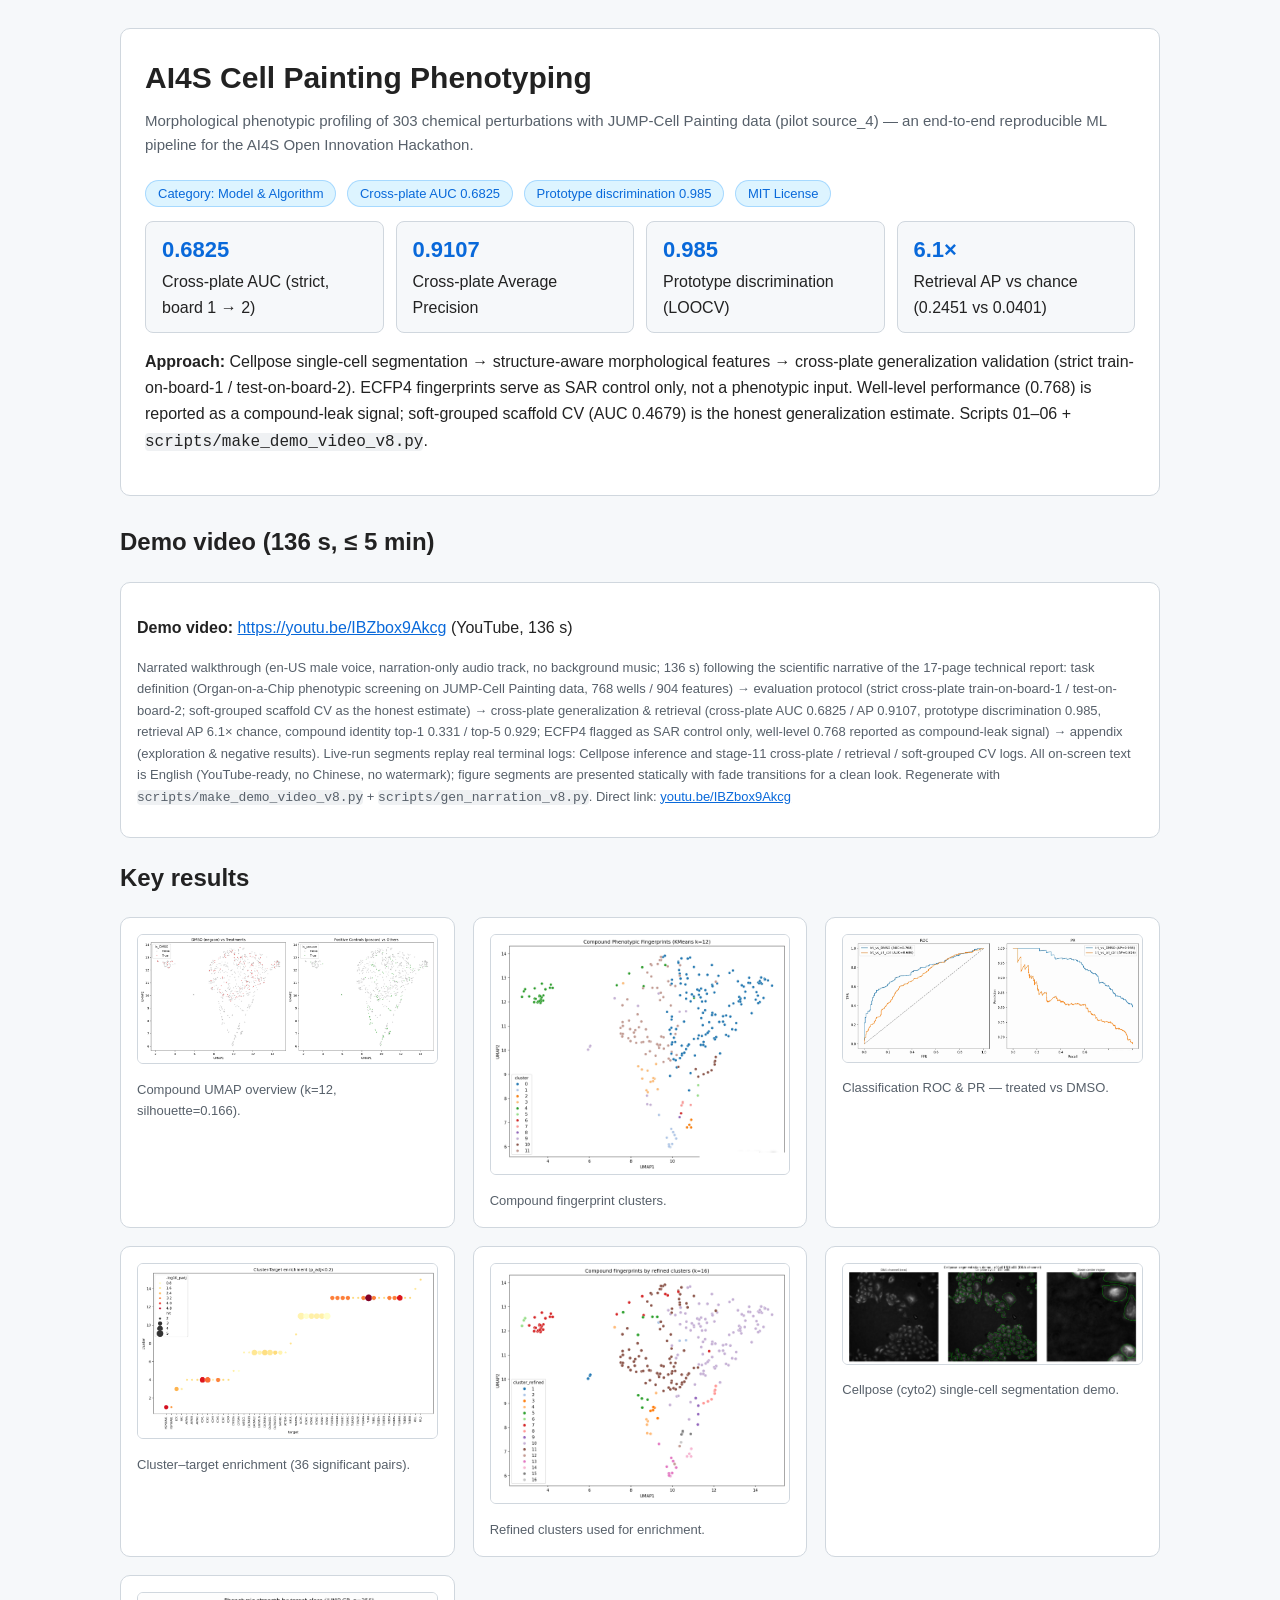
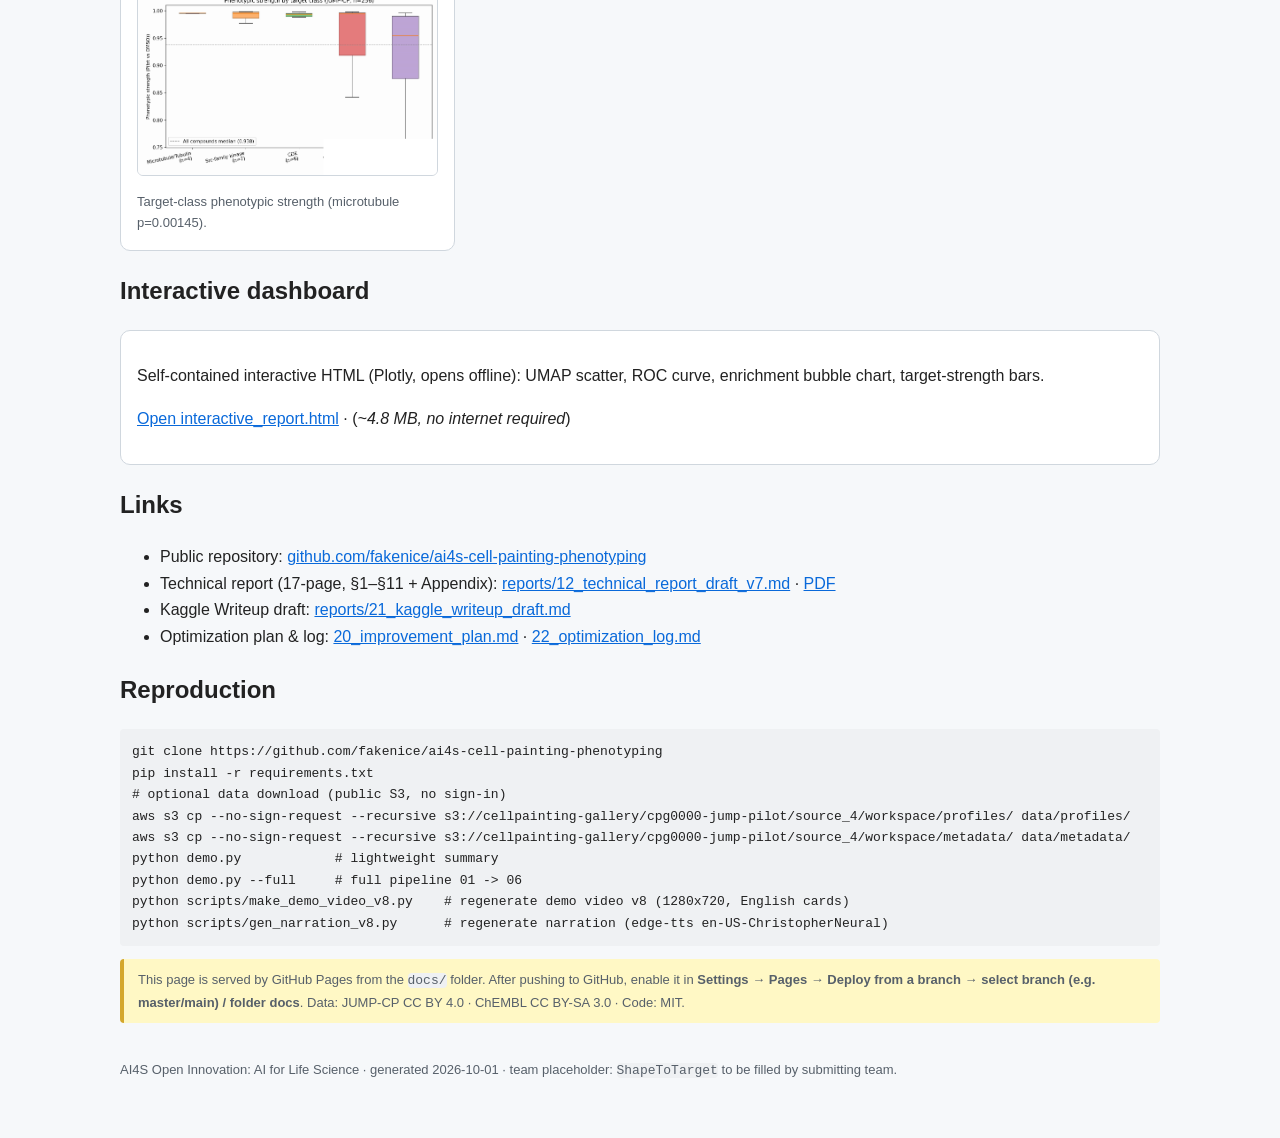
<file: docs/index.html>
<!DOCTYPE html>
<html lang="en">
<head>
<meta charset="utf-8">
<meta name="viewport" content="width=device-width, initial-scale=1">
<title>AI4S Cell Painting Phenotyping — Project Home</title>
<style>
  :root { --accent:#0969da; --bg:#f6f8fa; --ink:#222; }
  * { box-sizing:border-box; }
  body { font-family:"Segoe UI", Arial, sans-serif; margin:0; background:var(--bg); color:var(--ink); line-height:1.65; }
  .wrap { max-width:1080px; margin:0 auto; padding:28px 20px 60px; }
  h1 { font-size:30px; margin:0 0 6px; }
  .sub { color:#57606a; font-size:15px; margin-bottom:22px; }
  .badge { display:inline-block; background:#ddf4ff; color:#0969da; border:1px solid #54aeff66; border-radius:20px; padding:2px 12px; font-size:13px; margin-right:6px; }
  .hero { background:#fff; border:1px solid #d0d7de; border-radius:10px; padding:24px; margin-bottom:26px; }
  .grid { display:grid; grid-template-columns:repeat(auto-fit, minmax(320px,1fr)); gap:18px; }
  .card { background:#fff; border:1px solid #d0d7de; border-radius:10px; padding:16px; }
  .card h3 { margin-top:0; }
  figure { margin:0; }
  img { width:100%; height:auto; border:1px solid #d0d7de; border-radius:6px; }
  figcaption { font-size:13px; color:#57606a; margin-top:6px; }
  video { width:100%; border-radius:6px; background:#000; }
  a { color:var(--accent); }
  .kpi { display:flex; flex-wrap:wrap; gap:12px; margin:14px 0; }
  .kpi div { background:#f6f8fa; border:1px solid #d0d7de; border-radius:8px; padding:10px 16px; flex:1; min-width:150px; }
  .kpi b { font-size:22px; display:block; color:var(--accent); }
  code, pre { background:#eff1f3; border-radius:4px; font-family:Consolas, monospace; }
  pre { padding:12px; overflow-x:auto; font-size:13px; }
  .note { font-size:13px; color:#57606a; background:#fff8c5; border-left:4px solid #d4a72c; padding:10px 14px; border-radius:4px; }
  footer { margin-top:36px; font-size:13px; color:#57606a; }
</style>
</head>
<body>
<div class="wrap">

  <div class="hero">
    <h1>AI4S Cell Painting Phenotyping</h1>
    <div class="sub">Morphological phenotypic profiling of 303 chemical perturbations with JUMP-Cell Painting data (pilot source_4) — an end-to-end reproducible ML pipeline for the AI4S Open Innovation Hackathon.</div>
    <div>
      <span class="badge">Category: Model &amp; Algorithm</span>
      <span class="badge">Cross-plate AUC 0.6825</span>
      <span class="badge">Prototype discrimination 0.985</span>
      <span class="badge">MIT License</span>
    </div>
    <div class="kpi">
      <div><b>0.6825</b>Cross-plate AUC (strict, board 1 → 2)</div>
      <div><b>0.9107</b>Cross-plate Average Precision</div>
      <div><b>0.985</b>Prototype discrimination (LOOCV)</div>
      <div><b>6.1×</b>Retrieval AP vs chance (0.2451 vs 0.0401)</div>
    </div>
    <p><b>Approach:</b> Cellpose single-cell segmentation → structure-aware morphological features → cross-plate generalization validation (strict train-on-board-1 / test-on-board-2). ECFP4 fingerprints serve as SAR control only, not a phenotypic input. Well-level performance (0.768) is reported as a compound-leak signal; soft-grouped scaffold CV (AUC 0.4679) is the honest generalization estimate. Scripts 01–06 + <code>scripts/make_demo_video_v8.py</code>.</p>
  </div>

  <h2>Demo video (136 s, ≤ 5 min)</h2>
  <div class="card">
    <p><b>Demo video:</b> <a href="https://youtu.be/IBZbox9Akcg">https://youtu.be/IBZbox9Akcg</a> (YouTube, 136 s)</p>
    <p style="font-size:13px;color:#57606a;">Narrated walkthrough (en-US male voice, narration-only audio track, no background music; 136 s) following the scientific narrative of the 17-page technical report: task definition (Organ-on-a-Chip phenotypic screening on JUMP-Cell Painting data, 768 wells / 904 features) → evaluation protocol (strict cross-plate train-on-board-1 / test-on-board-2; soft-grouped scaffold CV as the honest estimate) → cross-plate generalization &amp; retrieval (cross-plate AUC 0.6825 / AP 0.9107, prototype discrimination 0.985, retrieval AP 6.1× chance, compound identity top-1 0.331 / top-5 0.929; ECFP4 flagged as SAR control only, well-level 0.768 reported as compound-leak signal) → appendix (exploration &amp; negative results). Live-run segments replay real terminal logs: Cellpose inference and stage-11 cross-plate / retrieval / soft-grouped CV logs. All on-screen text is English (YouTube-ready, no Chinese, no watermark); figure segments are presented statically with fade transitions for a clean look. Regenerate with <code>scripts/make_demo_video_v8.py</code> + <code>scripts/gen_narration_v8.py</code>. Direct link: <a href="https://youtu.be/IBZbox9Akcg">youtu.be/IBZbox9Akcg</a></p>
  </div>

  <h2>Key results</h2>
  <div class="grid">
    <div class="card"><figure><img src="figures/01_umap_overview.png" alt="UMAP overview"><figcaption>Compound UMAP overview (k=12, silhouette=0.166).</figcaption></figure></div>
    <div class="card"><figure><img src="figures/02_compound_fingerprint_clusters.png" alt="Fingerprint clusters"><figcaption>Compound fingerprint clusters.</figcaption></figure></div>
    <div class="card"><figure><img src="figures/03_classification_roc_pr.png" alt="ROC/PR"><figcaption>Classification ROC &amp; PR — treated vs DMSO.</figcaption></figure></div>
    <div class="card"><figure><img src="figures/04_enrichment_bubble.png" alt="Enrichment bubble"><figcaption>Cluster–target enrichment (36 significant pairs).</figcaption></figure></div>
    <div class="card"><figure><img src="figures/04_refined_clusters_umap.png" alt="Refined clusters"><figcaption>Refined clusters used for enrichment.</figcaption></figure></div>
    <div class="card"><figure><img src="figures/05_cellpose_segmentation.png" alt="Cellpose segmentation"><figcaption>Cellpose (cyto2) single-cell segmentation demo.</figcaption></figure></div>
    <div class="card"><figure><img src="figures/12_target_class_strength.png" alt="Target class strength"><figcaption>Target-class phenotypic strength (microtubule p=0.00145).</figcaption></figure></div>
  </div>

  <h2>Interactive dashboard</h2>
  <div class="card">
    <p>Self-contained interactive HTML (Plotly, opens offline): UMAP scatter, ROC curve, enrichment bubble chart, target-strength bars.</p>
    <p><a href="interactive_report.html">Open interactive_report.html</a> · (<em>~4.8 MB, no internet required</em>)</p>
  </div>

  <h2>Links</h2>
  <ul>
    <li>Public repository: <a href="https://github.com/fakenice/ai4s-cell-painting-phenotyping">github.com/fakenice/ai4s-cell-painting-phenotyping</a></li>
    <li>Technical report (17-page, §1–§11 + Appendix): <a href="../reports/12_technical_report_draft_v7.md">reports/12_technical_report_draft_v7.md</a> · <a href="12_technical_report_draft_v7.pdf">PDF</a></li>
    <li>Kaggle Writeup draft: <a href="../reports/21_kaggle_writeup_draft.md">reports/21_kaggle_writeup_draft.md</a></li>
    <li>Optimization plan &amp; log: <a href="../reports/20_improvement_plan.md">20_improvement_plan.md</a> · <a href="../reports/22_optimization_log.md">22_optimization_log.md</a></li>
  </ul>

  <h2>Reproduction</h2>
  <pre>git clone https://github.com/fakenice/ai4s-cell-painting-phenotyping
pip install -r requirements.txt
# optional data download (public S3, no sign-in)
aws s3 cp --no-sign-request --recursive s3://cellpainting-gallery/cpg0000-jump-pilot/source_4/workspace/profiles/ data/profiles/
aws s3 cp --no-sign-request --recursive s3://cellpainting-gallery/cpg0000-jump-pilot/source_4/workspace/metadata/ data/metadata/
python demo.py            # lightweight summary
python demo.py --full     # full pipeline 01 -> 06
python scripts/make_demo_video_v8.py    # regenerate demo video v8 (1280x720, English cards)
python scripts/gen_narration_v8.py      # regenerate narration (edge-tts en-US-ChristopherNeural)</pre>
  <div class="note">This page is served by GitHub Pages from the <code>docs/</code> folder. After pushing to GitHub, enable it in <b>Settings → Pages → Deploy from a branch → select branch (e.g. master/main) / folder docs</b>. Data: JUMP-CP CC BY 4.0 · ChEMBL CC BY-SA 3.0 · Code: MIT.</div>

  <footer>AI4S Open Innovation: AI for Life Science · generated 2026-10-01 · team placeholder: <code>ShapeToTarget</code> to be filled by submitting team.</footer>
</div>
</body>
</html>
</file>
